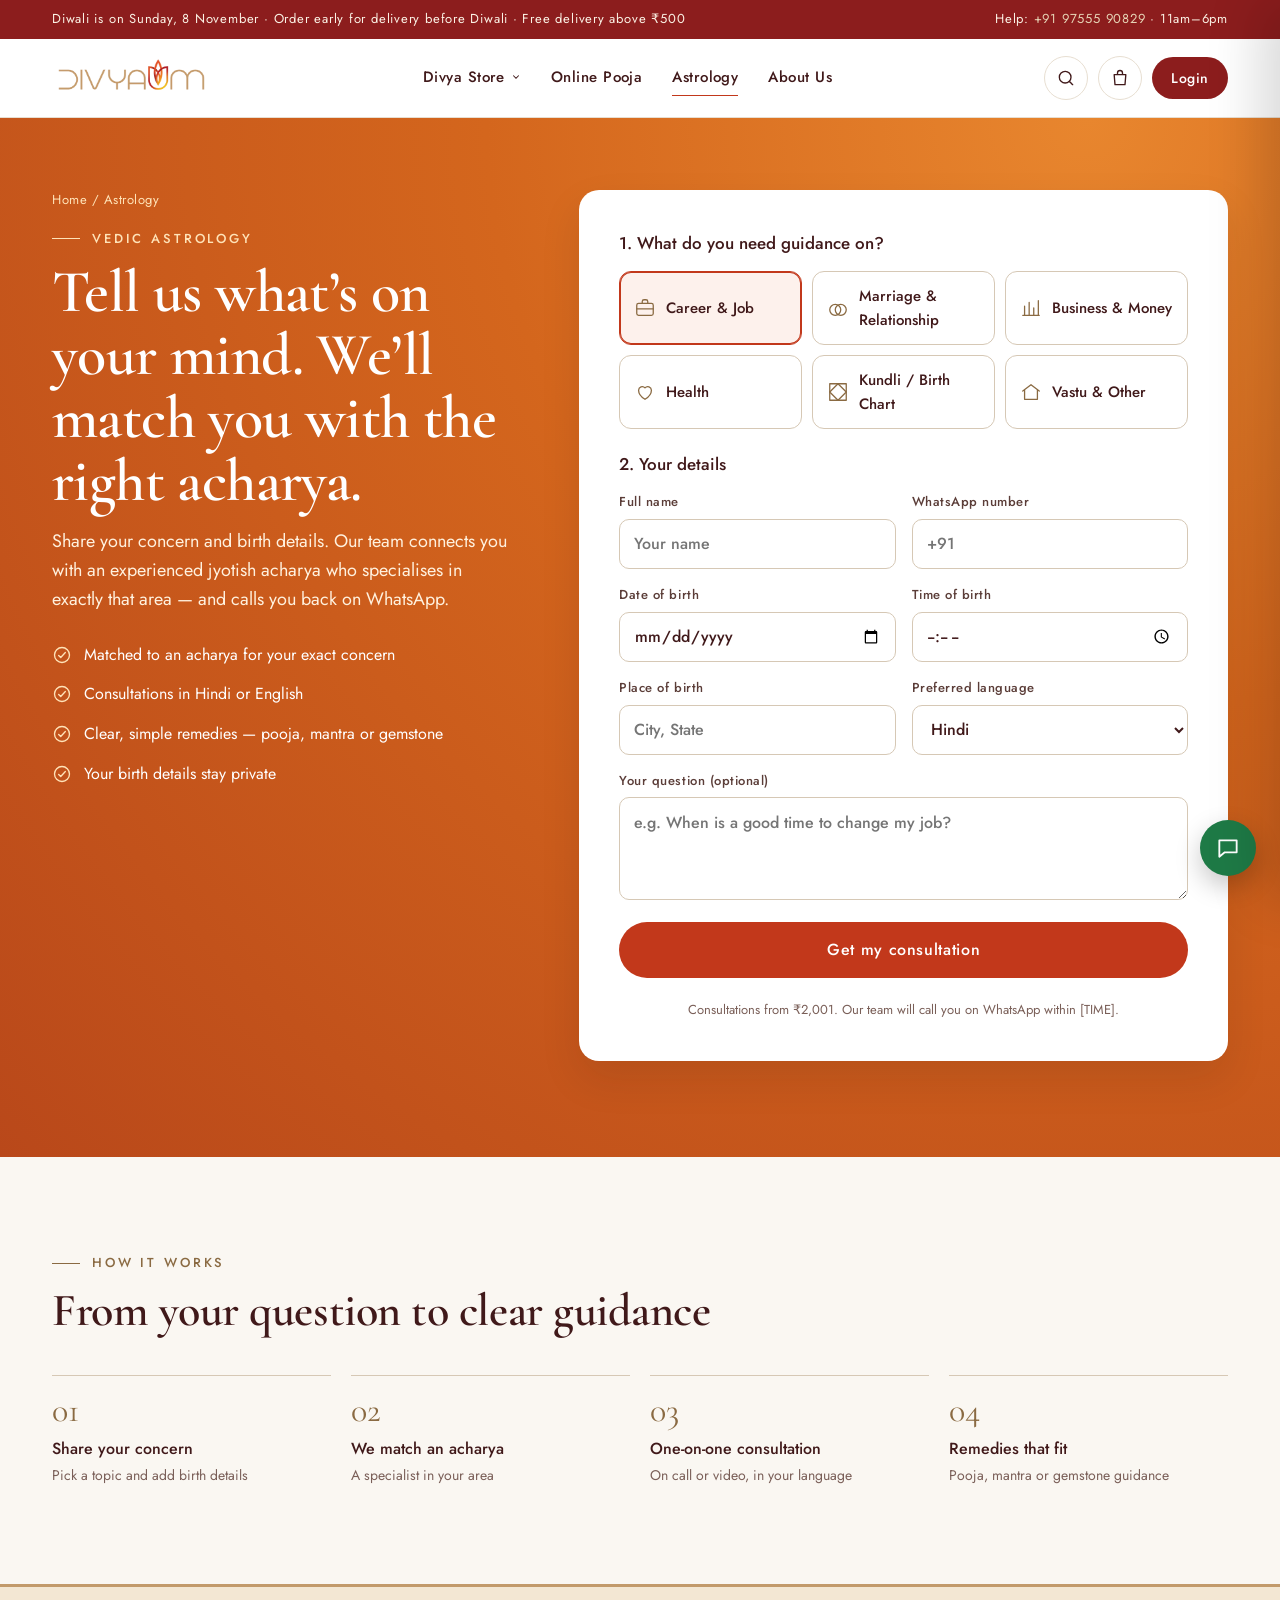
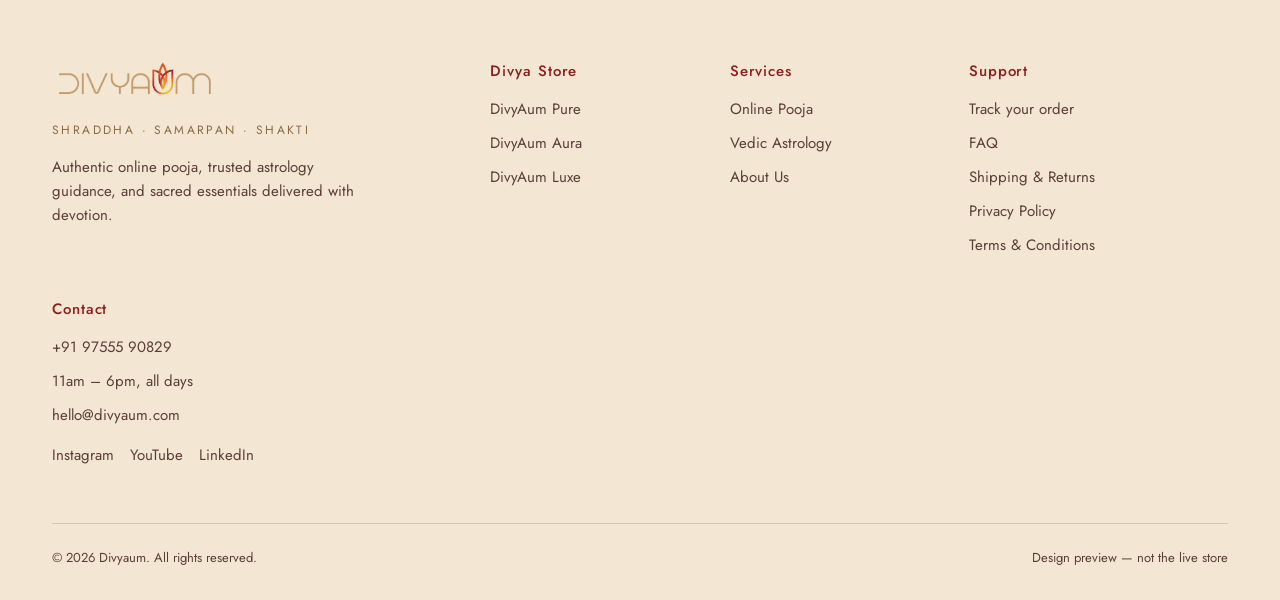
<file: astrology.html>
<!doctype html>
<html lang="en">
<head>
<meta charset="utf-8">
<meta name="viewport" content="width=device-width, initial-scale=1">
<meta name="robots" content="noindex, nofollow">
<title>Vedic Astrology — Divyaum</title>
<link rel="icon" href="assets/logo.png">
<link rel="preconnect" href="https://fonts.googleapis.com">
<link rel="preconnect" href="https://fonts.gstatic.com" crossorigin>
<link href="https://fonts.googleapis.com/css2?family=Cormorant+Garamond:wght@500;600;700&family=Jost:wght@400;500;600&display=swap" rel="stylesheet">
<link rel="stylesheet" href="css/site.css?v=14">
</head>
<body data-page="astrology">
<div id="site-header"></div>

<main>
<section class="sec dark" style="padding-top:72px"><div class="wrap split">
<div>
<div class="crumbs"><a href="index.html">Home</a> / Astrology</div>
<div class="eyebrow">Vedic Astrology</div>
<h1>Tell us what’s on your mind. We’ll match you with the right acharya.</h1>
<p class="lead">Share your concern and birth details. Our team connects you with an experienced jyotish acharya who specialises in exactly that area — and calls you back on WhatsApp.</p>
<div class="ticks">
<div><svg class="icon" viewBox="0 0 24 24" fill="none" stroke="currentColor" stroke-width="1.6" stroke-linecap="round" stroke-linejoin="round"><circle cx="12" cy="12" r="9"/><path d="M8 12.5l2.5 2.5 5.5-6"/></svg><span>Matched to an acharya for your exact concern</span></div>
<div><svg class="icon" viewBox="0 0 24 24" fill="none" stroke="currentColor" stroke-width="1.6" stroke-linecap="round" stroke-linejoin="round"><circle cx="12" cy="12" r="9"/><path d="M8 12.5l2.5 2.5 5.5-6"/></svg><span>Consultations in Hindi or English</span></div>
<div><svg class="icon" viewBox="0 0 24 24" fill="none" stroke="currentColor" stroke-width="1.6" stroke-linecap="round" stroke-linejoin="round"><circle cx="12" cy="12" r="9"/><path d="M8 12.5l2.5 2.5 5.5-6"/></svg><span>Clear, simple remedies — pooja, mantra or gemstone</span></div>
<div><svg class="icon" viewBox="0 0 24 24" fill="none" stroke="currentColor" stroke-width="1.6" stroke-linecap="round" stroke-linejoin="round"><circle cx="12" cy="12" r="9"/><path d="M8 12.5l2.5 2.5 5.5-6"/></svg><span>Your birth details stay private</span></div>
</div>
</div>

<form class="form-card" id="astroForm" novalidate>
<fieldset>
<legend>1. What do you need guidance on?</legend>
<div class="topics" id="topics">
<button type="button" class="topic" data-t="career" aria-pressed="true"><svg viewBox="0 0 24 24" fill="none" stroke="currentColor" stroke-width="1.4" stroke-linecap="round" stroke-linejoin="round"><rect x="3" y="7" width="18" height="13" rx="2"/><path d="M9 7V5a2 2 0 0 1 2-2h2a2 2 0 0 1 2 2v2M3 13h18"/></svg>Career &amp; Job</button>
<button type="button" class="topic" data-t="marriage" aria-pressed="false"><svg viewBox="0 0 24 24" fill="none" stroke="currentColor" stroke-width="1.4" stroke-linecap="round" stroke-linejoin="round"><circle cx="9" cy="14" r="6"/><circle cx="15" cy="14" r="6"/></svg>Marriage &amp; Relationship</button>
<button type="button" class="topic" data-t="business" aria-pressed="false"><svg viewBox="0 0 24 24" fill="none" stroke="currentColor" stroke-width="1.4" stroke-linecap="round" stroke-linejoin="round"><path d="M3 20h18M5 20V10M10 20V6M15 20v-8M20 20V4"/></svg>Business &amp; Money</button>
<button type="button" class="topic" data-t="health" aria-pressed="false"><svg viewBox="0 0 24 24" fill="none" stroke="currentColor" stroke-width="1.4" stroke-linecap="round" stroke-linejoin="round"><path d="M12 20s-7-4.5-7-10a4 4 0 0 1 7-2.5A4 4 0 0 1 19 10c0 5.5-7 10-7 10z"/></svg>Health</button>
<button type="button" class="topic" data-t="kundli" aria-pressed="false"><svg viewBox="0 0 24 24" fill="none" stroke="currentColor" stroke-width="1.4" stroke-linecap="round" stroke-linejoin="round"><rect x="3" y="3" width="18" height="18"/><path d="M12 3l9 9-9 9-9-9z"/></svg>Kundli / Birth Chart</button>
<button type="button" class="topic" data-t="vastu" aria-pressed="false"><svg viewBox="0 0 24 24" fill="none" stroke="currentColor" stroke-width="1.4" stroke-linecap="round" stroke-linejoin="round"><path d="M3 11l9-7 9 7"/><path d="M5 10v10h14V10"/></svg>Vastu &amp; Other</button>
</div>
</fieldset>
<fieldset>
<legend>2. Your details</legend>
<div class="fields">
<label class="f">Full name<input type="text" name="name" placeholder="Your name" autocomplete="name"></label>
<label class="f">WhatsApp number<input type="tel" name="phone" placeholder="+91" autocomplete="tel"></label>
<label class="f">Date of birth<input type="date" name="dob"></label>
<label class="f">Time of birth<input type="time" name="tob"></label>
<label class="f">Place of birth<input type="text" name="pob" placeholder="City, State"></label>
<label class="f">Preferred language<select name="lang"><option>Hindi</option><option>English</option></select></label>
<label class="f full">Your question (optional)<textarea rows="3" name="q" placeholder="e.g. When is a good time to change my job?"></textarea></label>
</div>
</fieldset>
<button type="submit" class="btn btn-primary btn-lg">Get my consultation</button>
<div class="form-ok" id="formOk" role="status">Thank you — our team will contact you on WhatsApp shortly. (Design preview: nothing has been sent.)</div>
<div class="form-note">Consultations from ₹2,001. Our team will call you on WhatsApp within [TIME].</div>
</form>
</div></section>

<section class="sec"><div class="wrap">
<div class="sec-head"><div><div class="eyebrow">How it works</div><h2>From your question to clear guidance</h2></div></div>
<div class="steps" style="grid-template-columns:repeat(4,minmax(0,1fr))">
<div class="step"><div class="n">01</div><b>Share your concern</b><span>Pick a topic and add birth details</span></div>
<div class="step"><div class="n">02</div><b>We match an acharya</b><span>A specialist in your area</span></div>
<div class="step"><div class="n">03</div><b>One-on-one consultation</b><span>On call or video, in your language</span></div>
<div class="step"><div class="n">04</div><b>Remedies that fit</b><span>Pooja, mantra or gemstone guidance</span></div>
</div>
</div></section>
</main>

<div id="site-footer"></div>
<script src="js/site.js?v=14"></script>
<script>
(function(){
  var t = new URLSearchParams(location.search).get("t");
  if (t) document.querySelectorAll("#topics .topic").forEach(function(b){ b.setAttribute("aria-pressed", b.dataset.t===t ? "true" : "false"); });
})();
</script>
</body>
</html>
</file>
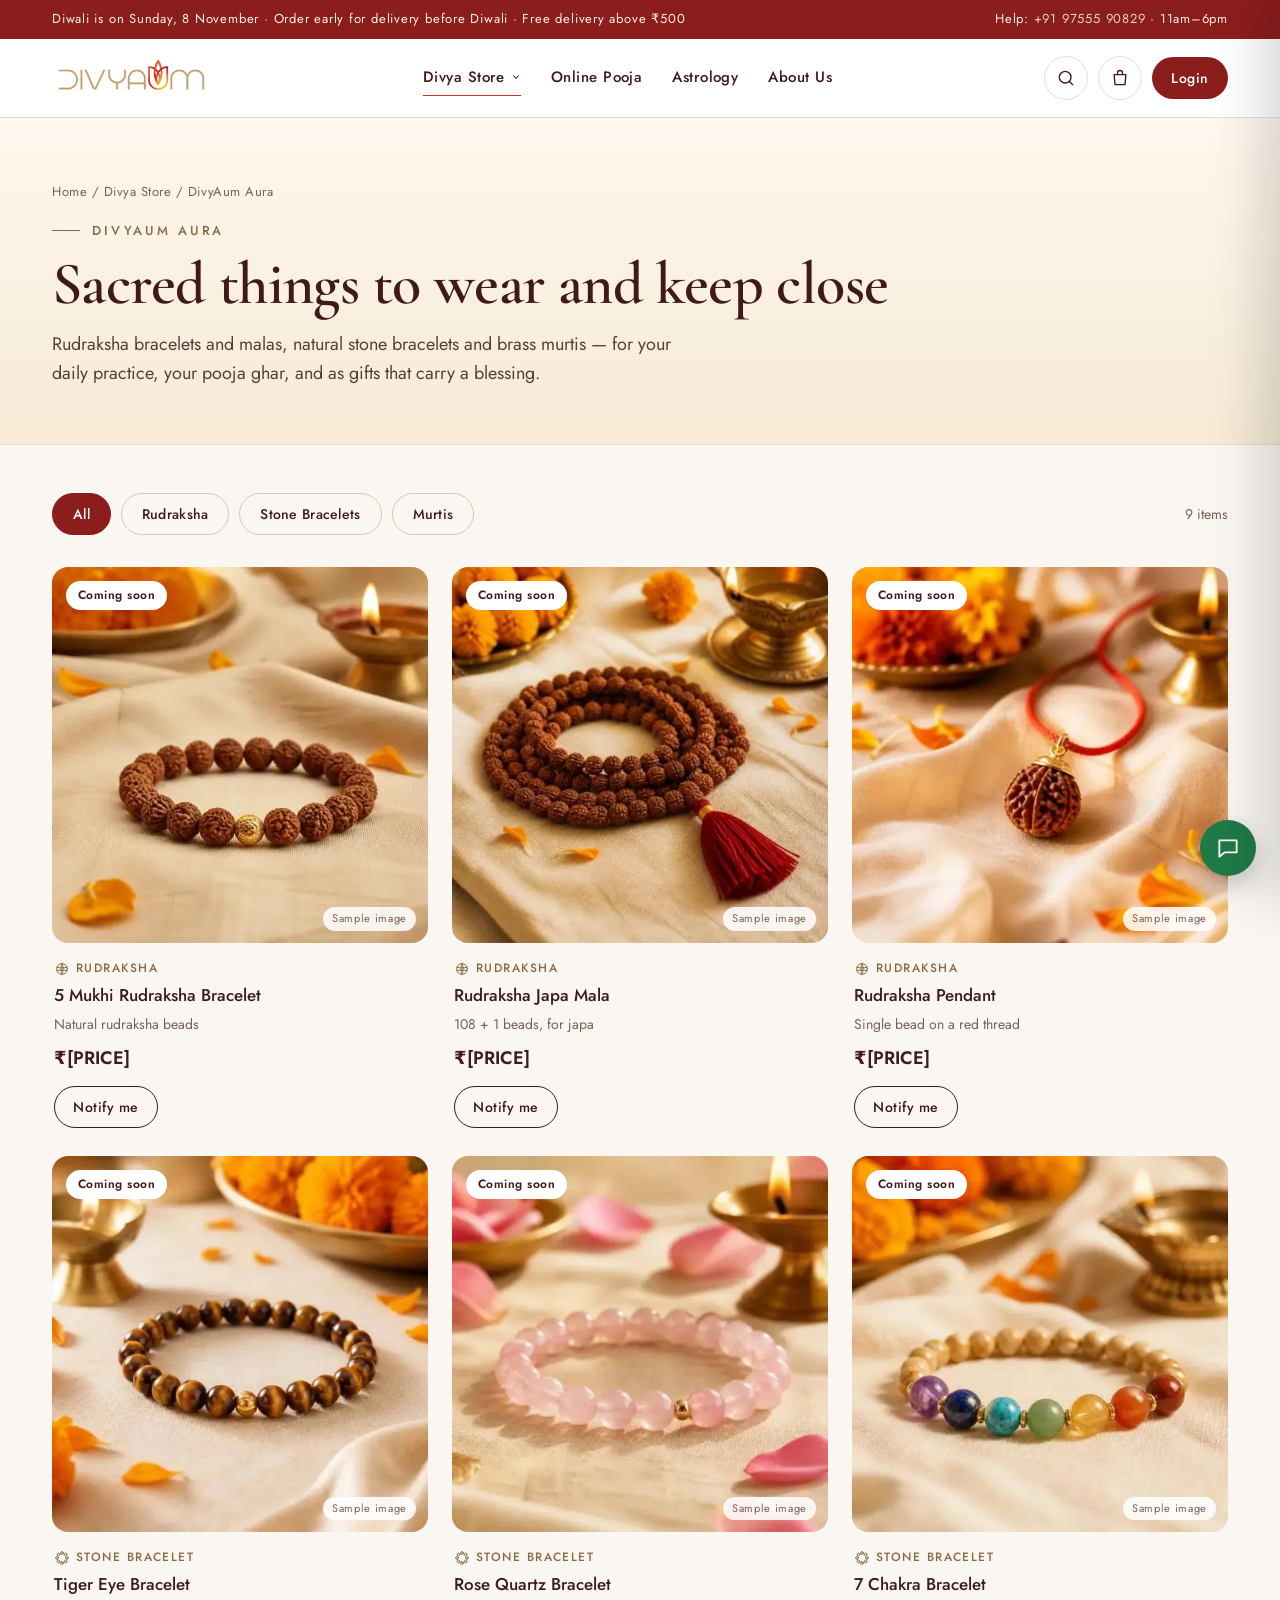
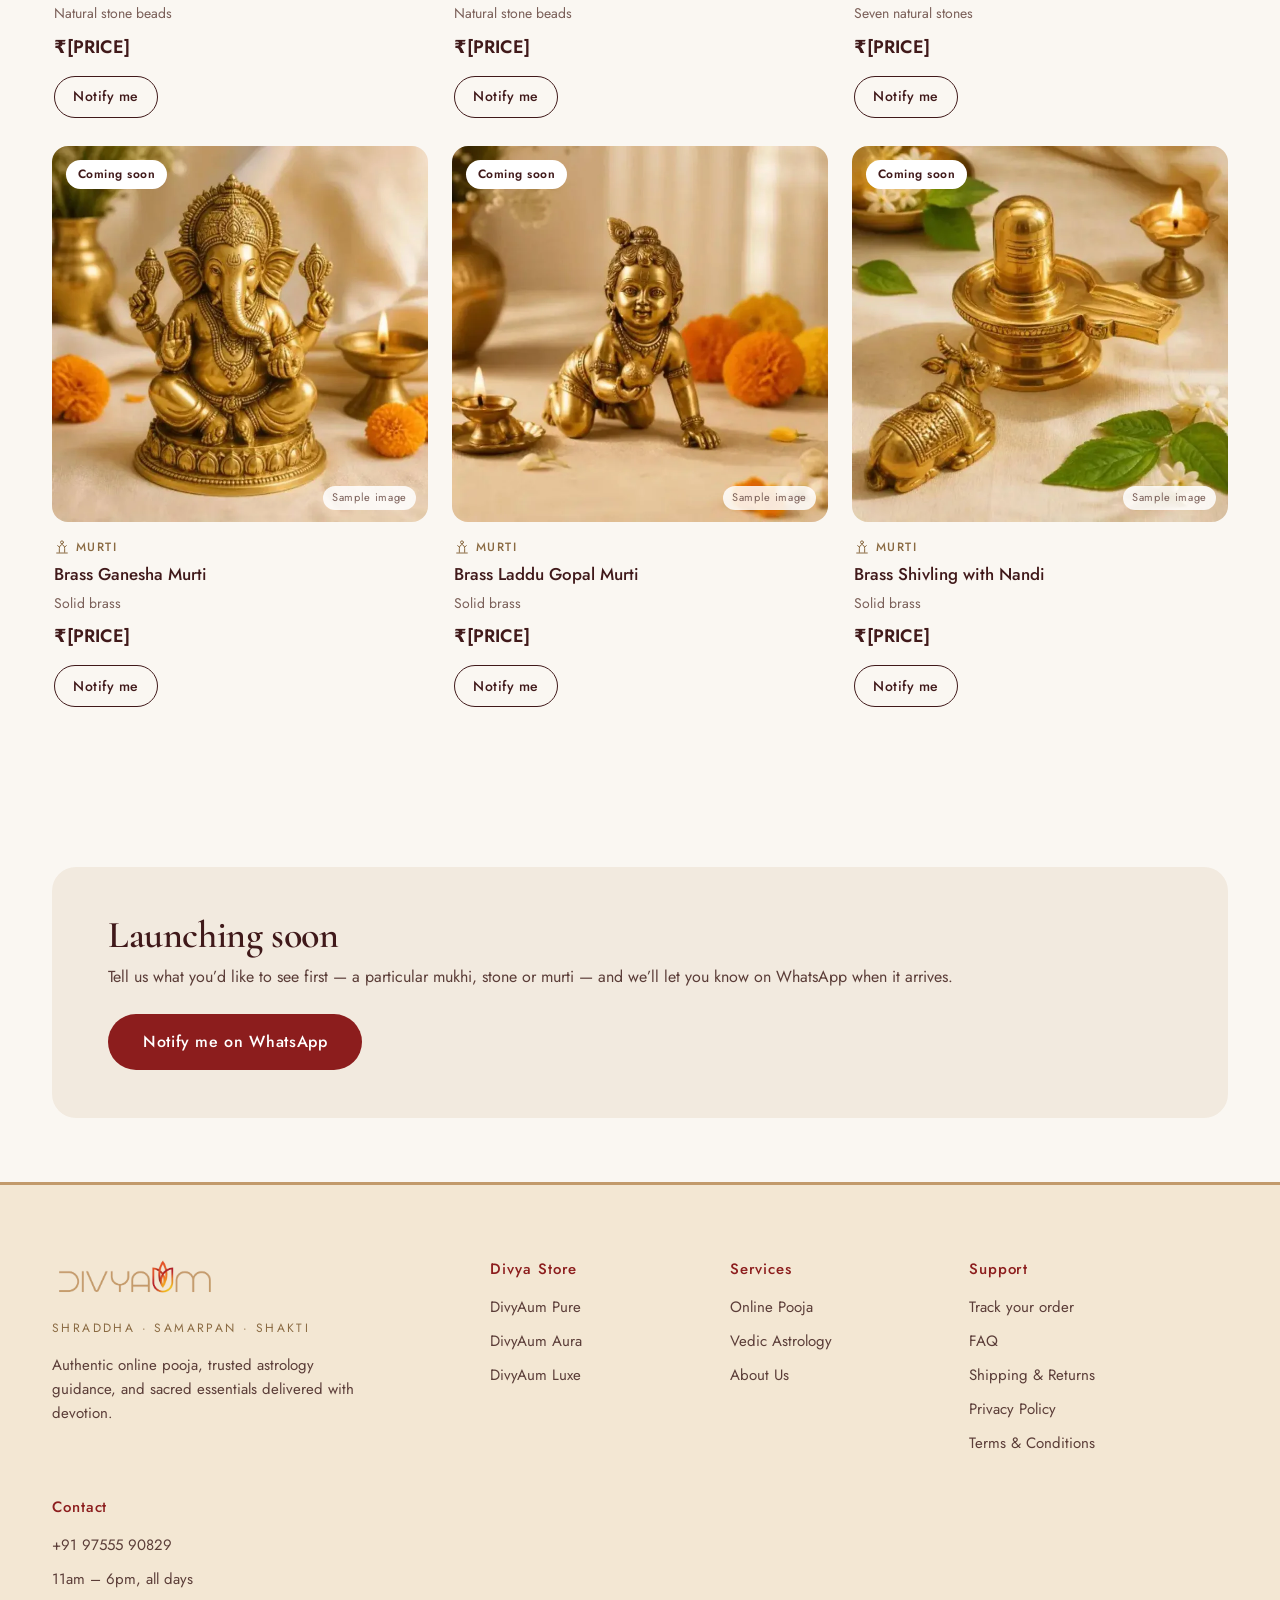
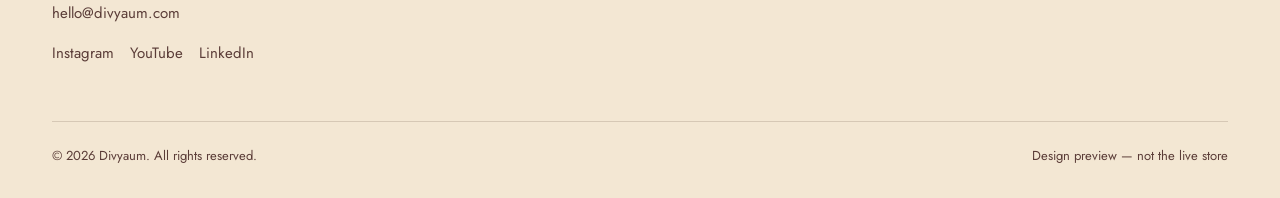
<file: aura.html>
<!doctype html>
<html lang="en">
<head>
<meta charset="utf-8">
<meta name="viewport" content="width=device-width, initial-scale=1">
<meta name="robots" content="noindex, nofollow">
<title>DivyAum Aura — Rudraksha, Stone Bracelets &amp; Murtis</title>
<link rel="icon" href="assets/logo.png">
<link rel="preconnect" href="https://fonts.googleapis.com">
<link rel="preconnect" href="https://fonts.gstatic.com" crossorigin>
<link href="https://fonts.googleapis.com/css2?family=Cormorant+Garamond:wght@500;600;700&family=Jost:wght@400;500;600&display=swap" rel="stylesheet">
<link rel="stylesheet" href="css/site.css?v=14">
</head>
<body data-page="aura">
<div id="site-header"></div>

<main>
<section class="page-hero aura-sec" style="border-top:none"><div class="wrap">
<div class="crumbs"><a href="index.html">Home</a> / <a href="store.html">Divya Store</a> / DivyAum Aura</div>
<div class="eyebrow">DivyAum Aura</div>
<h1>Sacred things to wear and keep close</h1>
<p class="lead">Rudraksha bracelets and malas, natural stone bracelets and brass murtis — for your daily practice, your pooja ghar, and as gifts that carry a blessing.</p>
</div></section>

<section class="sec" style="padding-top:48px"><div class="wrap">
<div class="toolbar">
<div class="chips" data-target="auraGrid" id="auraChips" data-noun="item">
<button type="button" class="chip on" data-f="all">All</button>
<button type="button" class="chip" data-f="rudraksha">Rudraksha</button>
<button type="button" class="chip" data-f="stone">Stone Bracelets</button>
<button type="button" class="chip" data-f="murti">Murtis</button>
</div>
<span class="count" id="auraGridCount"></span>
</div>
<div class="grid grid-3" id="auraGrid"></div>
</div></section>

<section class="sec-tight"><div class="wrap">
<div class="help">
<div><h2>Launching soon</h2><p>Tell us what you’d like to see first — a particular mukhi, stone or murti — and we’ll let you know on WhatsApp when it arrives.</p></div>
<a href="https://wa.me/919755590829?text=Namaste%2C%20please%20notify%20me%20when%20DivyAum%20Aura%20launches." class="btn btn-dark btn-lg" target="_blank" rel="noopener">Notify me on WhatsApp</a>
</div>
</div></section>
</main>

<div id="site-footer"></div>
<script src="js/site.js?v=14"></script>
<script>
document.getElementById("auraGrid").innerHTML = DV.aura.map(DV.auraCard).join("");
var c = new URLSearchParams(location.search).get("c");
if (c) document.querySelectorAll("#auraChips .chip").forEach(function(x){ x.classList.toggle("on", x.dataset.f === c); });
</script>
</body>
</html>
</file>
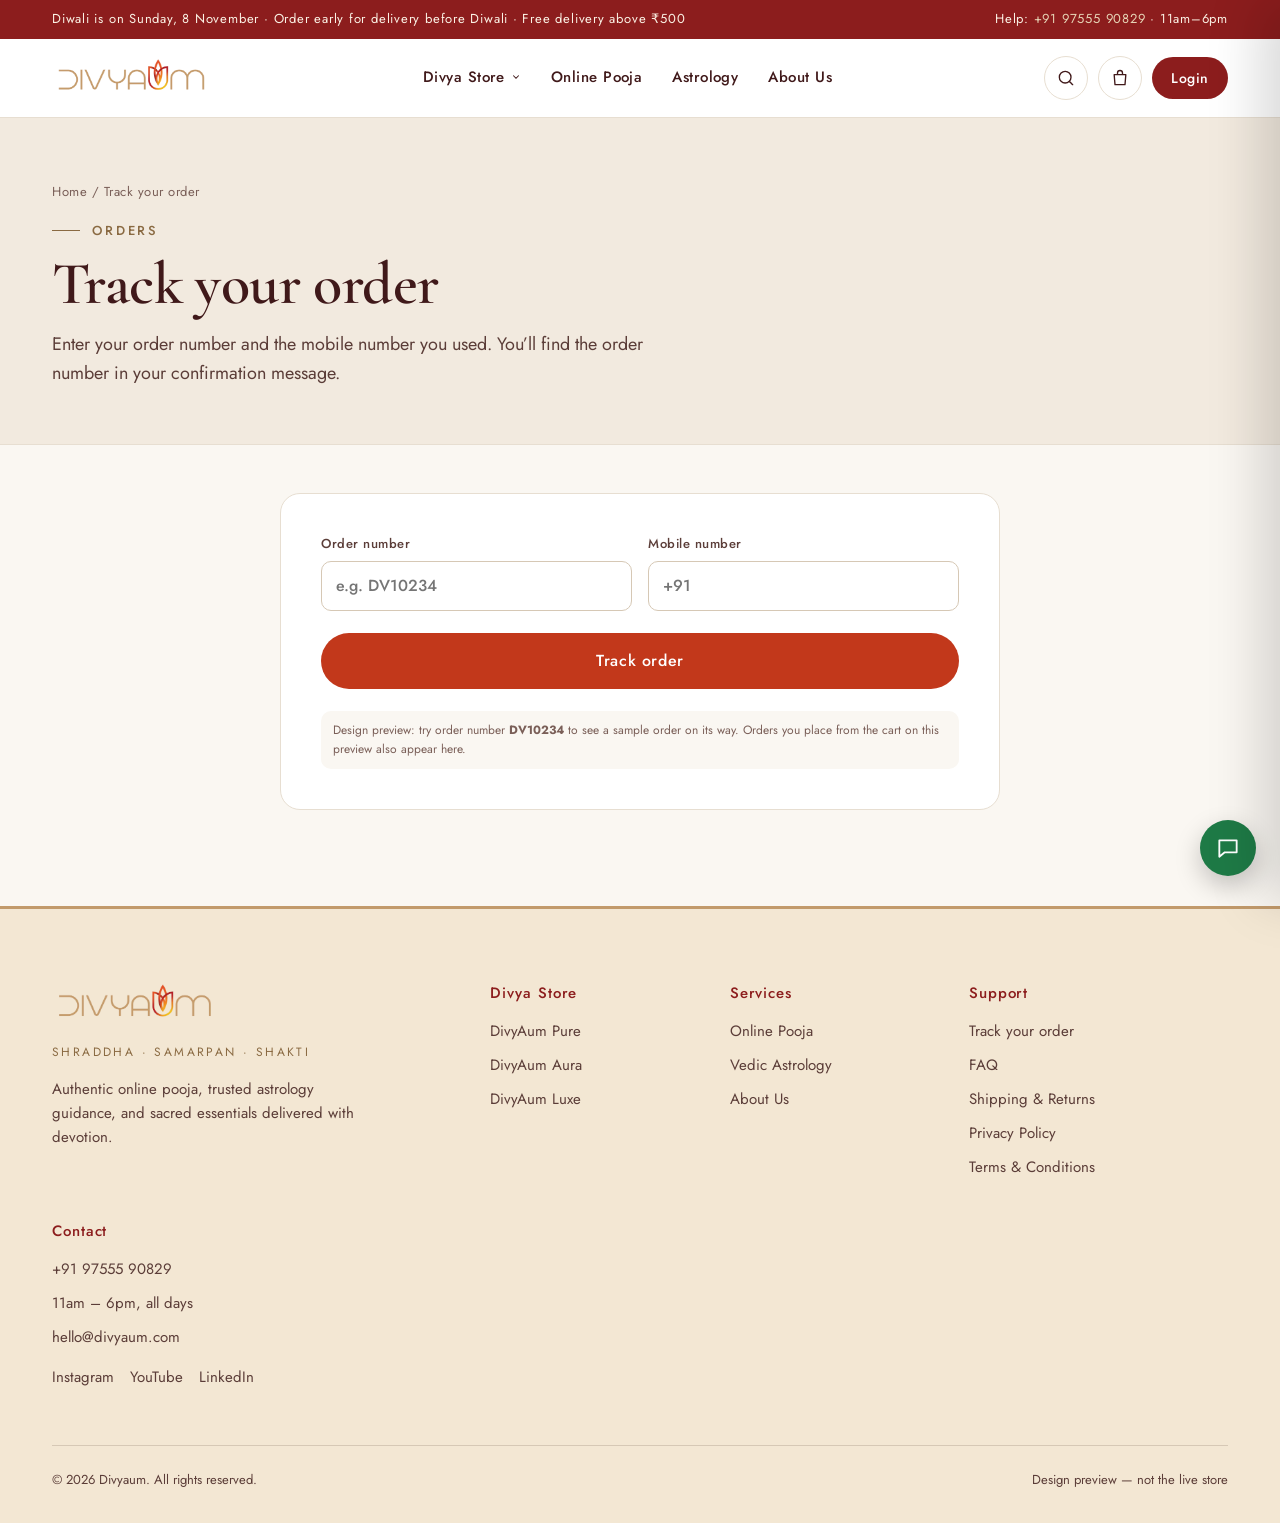
<file: track.html>
<!doctype html>
<html lang="en">
<head>
<meta charset="utf-8">
<meta name="viewport" content="width=device-width, initial-scale=1">
<meta name="robots" content="noindex, nofollow">
<title>Track your order — Divyaum</title>
<link rel="icon" href="assets/logo.png">
<link rel="preconnect" href="https://fonts.googleapis.com">
<link rel="preconnect" href="https://fonts.gstatic.com" crossorigin>
<link href="https://fonts.googleapis.com/css2?family=Cormorant+Garamond:wght@500;600;700&family=Jost:wght@400;500;600&display=swap" rel="stylesheet">
<link rel="stylesheet" href="css/site.css?v=14">
</head>
<body data-page="track">
<div id="site-header"></div>

<main>
<section class="page-hero"><div class="wrap">
<div class="crumbs"><a href="index.html">Home</a> / Track your order</div>
<div class="eyebrow">Orders</div>
<h1>Track your order</h1>
<p class="lead">Enter your order number and the mobile number you used. You’ll find the order number in your confirmation message.</p>
</div></section>

<section class="sec" style="padding-top:48px"><div class="wrap"><div class="track-box">
<div id="placed"></div>
<form class="form-card" id="trackForm" style="box-shadow:none;border:1px solid var(--line)">
<div class="fields">
<label class="f">Order number<input id="tOrder" type="text" placeholder="e.g. DV10234" autocomplete="off"></label>
<label class="f">Mobile number<input id="tPhone" type="tel" placeholder="+91" autocomplete="tel"></label>
</div>
<button type="submit" class="btn btn-primary btn-lg">Track order</button>
<div class="demo-note">Design preview: try order number <b>DV10234</b> to see a sample order on its way. Orders you place from the cart on this preview also appear here.</div>
</form>
<div id="result"></div>
<div id="myOrders"></div>
</div></div></section>
</main>

<div id="site-footer"></div>
<script src="js/site.js?v=14"></script>
<script>
(function(){
  var STEPS = [["Order placed","We’ve received your order"],["Confirmed & packed","Your order is packed with care"],["Dispatched","Handed to our courier partner"],["Out for delivery","Arriving today"],["Delivered","Delivered to your address"]];
  function orders(){ try { return JSON.parse(localStorage.getItem("dv_orders") || "[]"); } catch(e){ return []; } }
  var sample = { id:"DV10234", date:new Date(Date.now()-3*864e5).toISOString(), status:3, courier:"[COURIER]", awb:"[AWB NUMBER]",
    items:[{id:"sampoorna",qty:1},{id:"cones-guggul",qty:2}] };
  sample.items.forEach(function(i){ var p=DV.find(i.id); i.name=p.name; i.price=p.price; i.file=p.file; });
  sample.total = sample.items.reduce(function(t,i){ return t+i.price*i.qty; },0);
  function find(id){ id=(id||"").trim().toUpperCase(); if(id===sample.id) return sample; return orders().filter(function(o){ return o.id===id; })[0]; }
  var fmt = function(d){ return new Date(d).toLocaleDateString("en-IN",{day:"numeric",month:"short",year:"numeric"}); };
  function show(o){
    var r=document.getElementById("result");
    if(!o){ r.innerHTML='<div class="order-card"><b>We couldn’t find that order.</b><p style="color:var(--muted);margin:6px 0 0">Please check the number, or <a href="https://wa.me/919755590829" target="_blank" rel="noopener">message us on WhatsApp</a>.</p></div>'; return; }
    var eta=new Date(new Date(o.date).getTime()+7*864e5);
    r.innerHTML='<div class="order-card"><div class="order-head"><div><div class="from">Order</div><b style="font-size:20px">'+o.id+'</b></div><div><div class="from">Placed on</div><b>'+fmt(o.date)+'</b></div><div><div class="from">Expected by</div><b>'+fmt(eta)+'</b></div><div><div class="from">Total</div><b>'+DV.inr(o.total)+'</b></div></div>'+
      '<div class="order-items">'+o.items.map(function(i){ return '<div><img src="'+DV.img(i.file,128)+'" alt=""><span>'+i.name+' × '+i.qty+'</span><b style="margin-left:auto">'+DV.inr(i.price*i.qty)+'</b></div>'; }).join("")+'</div>'+
      '<ul class="timeline">'+STEPS.map(function(s,k){ var cls=k<o.status?"done":(k===o.status?"now":""); return '<li class="'+cls+'"><span class="dot">'+(k<o.status?'<svg width="14" height="14" viewBox="0 0 24 24" fill="none" stroke="currentColor" stroke-width="3" stroke-linecap="round" stroke-linejoin="round"><path d="M5 12.5l4.5 4.5L19 7"/></svg>':"")+'</span><b>'+s[0]+'</b><span>'+s[1]+(k===2&&o.courier&&k<o.status?' · '+o.courier+' '+o.awb:"")+'</span></li>'; }).join("")+'</ul>'+
      '<div style="display:flex;flex-wrap:wrap;gap:10px"><a class="btn btn-outline btn-sm" href="https://wa.me/919755590829?text='+encodeURIComponent("Namaste, I need help with order "+o.id)+'" target="_blank" rel="noopener">Need help? WhatsApp us</a></div></div>';
    r.scrollIntoView({behavior:"smooth",block:"start"});
  }
  var q=new URLSearchParams(location.search);
  if(q.get("new")){ document.getElementById("placed").innerHTML='<div class="order-card" style="margin:0 0 24px;background:#EAF3ED;border-color:#CFE3D6"><b style="font-size:18px">Thank you — your order is placed.</b><p style="margin:6px 0 0;color:var(--body)">Order number <b>'+q.get("order")+'</b>. (Design preview: no payment was taken and nothing will be shipped.)</p></div>'; }
  if(q.get("order")){ document.getElementById("tOrder").value=q.get("order"); show(find(q.get("order"))); }
  document.getElementById("trackForm").addEventListener("submit",function(e){ e.preventDefault(); show(find(document.getElementById("tOrder").value)); });
  var mine=orders(); if(mine.length) document.getElementById("myOrders").innerHTML='<h2 style="font-size:32px;margin-top:48px">Your recent orders</h2>'+mine.slice(0,5).map(function(o){ return '<a class="order-card" style="display:flex;justify-content:space-between;text-decoration:none;color:var(--ink);padding:18px 22px;margin-top:12px" href="track.html?order='+o.id+'"><b>'+o.id+'</b><span>'+fmt(o.date)+' · '+DV.inr(o.total)+'</span></a>'; }).join("");
})();
</script>
</body>
</html>
</file>
<file: css/site.css>
/* Divyaum — design tokens drawn from the logo:
   champagne letters #C29A6B, flame orange #E2521F, flame red #B31C1F */
:root{
  --ivory:#FAF7F2; --white:#FFFFFF; --sand:#F2EADF; --sand-2:#E9DDCB;
  --ink:#40191A; --body:#5B3D38; --muted:#7A5F58;
  --line:#E7DED1; --line-2:#D6C8B5;
  --gold:#C29A6B; --gold-deep:#8A6A42; --gold-soft:#E6D3B5;
  --flame:#C2381B; --flame-hover:#A32E15; --flame-bright:#E2521F;
  --kumkum:#8C1D1D; --kumkum-2:#9C2A25; --kumkum-3:#B5463C; --haldi:#F1DFBF; --haldi-2:#F8EBD4;
  --on-dark:#FBF1E4; --on-dark-muted:#EAD9C8;
  --green:#2F6B47;
  --serif:'Cormorant Garamond', 'Times New Roman', serif;
  --sans:'Jost', system-ui, -apple-system, sans-serif;
  --radius:16px; --shadow:0 18px 40px rgba(28,23,20,.10);
}
*{box-sizing:border-box}
html{scroll-behavior:smooth}
body{margin:0;background:var(--ivory);color:var(--ink);font-family:var(--sans);font-size:16px;line-height:1.6;font-weight:400;-webkit-font-smoothing:antialiased}
img{max-width:100%;display:block}
a{color:var(--flame)}a:hover{color:var(--flame-hover)}
button,input,select,textarea{font:inherit;color:inherit}
:focus-visible{outline:2px solid var(--flame);outline-offset:2px}
.wrap{max-width:1240px;margin:0 auto;padding:0 32px}
.sec{padding:96px 0}
.sec-tight{padding:64px 0}
h1,h2,h3{font-family:var(--serif);font-weight:600;margin:0;letter-spacing:-.01em}
h1{font-size:60px;line-height:1.05}
h2{font-size:46px;line-height:1.08}
h3{font-size:26px;line-height:1.2}
.eyebrow{font-size:13px;font-weight:500;letter-spacing:.22em;text-transform:uppercase;color:var(--gold-deep);display:flex;align-items:center;gap:12px;margin-bottom:12px}
.eyebrow::before{content:"";width:28px;height:1px;background:currentColor}
.lead{font-size:18px;color:var(--body);max-width:620px;margin:14px 0 0}
.sec-head{display:flex;flex-wrap:wrap;align-items:flex-end;justify-content:space-between;gap:20px;margin-bottom:40px}
.text-link{font-weight:500;text-decoration:none;color:var(--ink);border-bottom:1px solid var(--gold);padding-bottom:2px;letter-spacing:.02em}
.text-link:hover{color:var(--flame);border-color:var(--flame)}

/* buttons */
.btn{display:inline-flex;align-items:center;justify-content:center;gap:10px;height:50px;padding:0 28px;border-radius:999px;font-weight:500;font-size:15px;letter-spacing:.04em;text-decoration:none;border:1px solid transparent;cursor:pointer;transition:background .2s,color .2s,border-color .2s,transform .2s;white-space:nowrap}
.btn:hover{transform:translateY(-1px)}
.btn-primary{background:var(--flame);color:#fff}.btn-primary:hover{background:var(--flame-hover);color:#fff}
.btn-dark{background:var(--kumkum);color:#fff}.btn-dark:hover{background:#731515;color:#fff}
.btn-outline{background:transparent;border-color:var(--ink);color:var(--ink)}.btn-outline:hover{background:var(--ink);color:#fff}
.btn-gold{background:var(--gold);color:var(--ink)}.btn-gold:hover{background:#D3AE80;color:var(--ink)}
.btn-outline-gold{background:transparent;border-color:var(--gold);color:var(--gold)}.btn-outline-gold:hover{background:var(--gold);color:var(--ink)}
.btn-lg{height:56px;padding:0 34px;font-size:16px}
.btn-sm{height:42px;padding:0 18px;font-size:14px}
.icon{width:20px;height:20px;flex-shrink:0}

/* announcement + header */
.announce{background:var(--kumkum);color:var(--on-dark);font-size:13px;letter-spacing:.06em}
.announce .wrap{display:flex;justify-content:space-between;gap:12px;padding-top:9px;padding-bottom:9px}
.announce a{color:var(--gold-soft);text-decoration:none}
header.site{background:rgba(255,255,255,.96);backdrop-filter:blur(8px);border-bottom:1px solid var(--line);position:sticky;top:0;z-index:50}
header.site .wrap{display:flex;align-items:center;gap:36px;height:78px}
.logo img{height:44px;width:auto}
nav.main{display:flex;gap:30px;flex:1;justify-content:center}
nav.main a{color:var(--ink);text-decoration:none;font-size:15px;font-weight:500;letter-spacing:.03em;padding:6px 0;border-bottom:1px solid transparent}
nav.main a:hover,nav.main a.active{border-bottom-color:var(--flame);color:var(--ink)}
.hdr-actions{display:flex;align-items:center;gap:10px}
.icon-btn{width:44px;height:44px;border-radius:50%;border:1px solid var(--line);background:#fff;display:flex;align-items:center;justify-content:center;cursor:pointer;position:relative;color:var(--ink)}
.icon-btn:hover{border-color:var(--ink)}
.cart-count{position:absolute;top:-3px;right:-3px;min-width:19px;height:19px;border-radius:10px;background:var(--flame);color:#fff;font-size:11px;font-weight:600;display:none;align-items:center;justify-content:center;padding:0 5px}
.menu-btn{display:none}

/* hero slider — full-bleed, cinematic */
.slider{position:relative;height:660px;background:var(--kumkum);overflow:hidden;color:#fff}
.slide{position:absolute;inset:0;opacity:0;visibility:hidden;transition:opacity 1.1s ease,visibility 1.1s}
.slide.on{opacity:1;visibility:visible}
.slide-bg{position:absolute;inset:0}
.slide-bg img{width:100%;height:100%;object-fit:cover;transform:scale(1.08);transition:transform 8s ease-out}
.slide.on .slide-bg img{transform:scale(1)}
.slide::after{content:"";position:absolute;inset:0;pointer-events:none;background:linear-gradient(90deg,rgba(110,20,20,.93) 0%,rgba(120,24,22,.8) 28%,rgba(130,28,24,.32) 55%,rgba(130,28,24,0) 72%),linear-gradient(0deg,rgba(110,20,20,.55) 0%,rgba(110,20,20,0) 28%)}
.slide-inner{position:relative;z-index:2;height:100%;max-width:1240px;margin:0 auto;padding:0 32px 96px;display:flex;align-items:center}
.slide-copy{max-width:560px;display:flex;flex-direction:column;gap:22px}
.slide-copy>*{opacity:0;transform:translateY(18px);transition:opacity .8s ease,transform .8s ease}
.slide.on .slide-copy>*{opacity:1;transform:none}
.slide.on .slide-copy>*:nth-child(2){transition-delay:.12s}
.slide.on .slide-copy>*:nth-child(3){transition-delay:.24s}
.slide.on .slide-copy>*:nth-child(4){transition-delay:.36s}
.slide.on .slide-copy>*:nth-child(5){transition-delay:.48s}
.slide-copy .eyebrow{color:var(--gold);margin:0}
.slide-copy h1,.slide-copy h2{font-size:68px;line-height:1.0;font-weight:500;color:#fff;letter-spacing:-.015em}
.slide-copy h1 em,.slide-copy h2 em{font-style:italic;color:var(--gold-soft)}
.slide-copy p{margin:0;font-size:18px;line-height:1.6;color:#D9CFC3;max-width:470px}
.slide-price{display:flex;align-items:baseline;gap:12px;font-size:15px;color:#BDB1A3}
.slide-price b{font-family:var(--serif);font-size:34px;font-weight:600;color:#fff}
.slide-price s{opacity:.75}
.slide-price .save{padding:3px 10px;border:1px solid rgba(194,154,107,.6);border-radius:999px;color:var(--gold-soft);font-size:13px;letter-spacing:.04em}
.slide-ctas{display:flex;flex-wrap:wrap;gap:12px;margin-top:4px}
.slider-ui{position:absolute;left:0;right:0;bottom:40px;z-index:3}
.slider-ui .wrap{display:flex;align-items:center;gap:28px}
.counter{font-family:var(--serif);font-size:22px;color:var(--gold);letter-spacing:.04em;min-width:76px}
.counter span{color:rgba(255,255,255,.45);font-size:16px}
.bars{display:flex;gap:10px;flex:1}
.bar{position:relative;width:64px;height:2px;padding:0;border:none;background:rgba(255,255,255,.22);cursor:pointer;overflow:hidden}
.bar::before{content:"";position:absolute;left:0;right:0;top:-10px;bottom:-10px}
.bar i{position:absolute;inset:0;background:var(--gold);transform:scaleX(0);transform-origin:left}
.bar.on i{animation:barfill 6.5s linear forwards}
.slider:hover .bar.on i{animation-play-state:paused}
.bar.done i{transform:scaleX(1);opacity:.5}
@keyframes barfill{to{transform:scaleX(1)}}
.arrows{display:flex;gap:10px}
.arrow{width:48px;height:48px;border-radius:50%;border:1px solid rgba(255,255,255,.3);background:rgba(110,20,20,.3);color:#fff;display:flex;align-items:center;justify-content:center;cursor:pointer;transition:background .2s,border-color .2s}
.arrow:hover{background:#fff;color:var(--ink);border-color:#fff}
.zodiac-bg{background:radial-gradient(circle at 72% 50%,#A8302A 0%,#8C1D1D 50%,#6E1515 85%)}
.slide.no-scrim::after{display:none}
.zodiac-bg svg{position:absolute;right:8%;top:50%;transform:translateY(-50%);width:560px;height:560px;opacity:.95;animation:spin 120s linear infinite}
@keyframes spin{to{transform:translateY(-50%) rotate(360deg)}}
@media (prefers-reduced-motion:reduce){.slide-bg img,.zodiac-bg svg,.bar.on i{animation:none;transition:none;transform:none}}

/* trust bar */
.trustbar{background:#fff;border-bottom:1px solid var(--line)}
.trustbar .wrap{display:flex;flex-wrap:wrap;justify-content:space-between;align-items:center;gap:20px 32px;padding-top:24px;padding-bottom:24px}
.trustbar div{display:flex;align-items:center;gap:12px;font-size:14px;font-weight:500;letter-spacing:.02em}
.trustbar svg{color:var(--gold-deep)}

/* chips */
.chips{display:flex;flex-wrap:wrap;gap:10px;margin-bottom:32px}
.chip{height:42px;padding:0 20px;border-radius:999px;border:1px solid var(--line-2);background:transparent;font-size:14px;font-weight:500;letter-spacing:.02em;cursor:pointer;color:var(--ink)}
.chip:hover{border-color:var(--ink)}
.chip.on{background:var(--kumkum);border-color:var(--kumkum);color:#fff}

/* product cards */
.grid{display:grid;gap:28px 24px}
.grid-4{grid-template-columns:repeat(4,minmax(0,1fr))}
.grid-3{grid-template-columns:repeat(3,minmax(0,1fr))}
.card{display:flex;flex-direction:column;background:transparent;text-decoration:none;color:var(--ink)}
.card-media{position:relative;aspect-ratio:1/1;background:var(--sand);border-radius:var(--radius);overflow:hidden}
.card-media img{width:100%;height:100%;object-fit:cover;transition:transform .6s ease}
.card:hover .card-media img{transform:scale(1.05)}
.tag{position:absolute;top:14px;left:14px;padding:5px 12px;border-radius:999px;background:#fff;color:var(--ink);font-size:12px;font-weight:600;letter-spacing:.04em}
.tag-flame{background:var(--flame);color:#fff}
.quick-add{position:absolute;left:14px;right:14px;bottom:14px;opacity:0;transform:translateY(8px);transition:all .25s}
.card:hover .quick-add,.quick-add:focus-visible{opacity:1;transform:none}
.quick-add .btn{width:100%;height:46px}
.card-body{padding:16px 2px 0;display:flex;flex-direction:column;gap:6px}
.kind{display:inline-flex;align-items:center;gap:6px;font-size:12px;font-weight:500;letter-spacing:.12em;text-transform:uppercase;color:var(--gold-deep)}
.kind svg{width:16px;height:16px}
.card-title{font-size:17px;font-weight:500;line-height:1.35}
.card-sub{font-size:14px;color:var(--muted)}
.prices{display:flex;align-items:baseline;gap:10px;margin-top:2px}
.price{font-size:18px;font-weight:600}
.mrp{font-size:14px;color:var(--muted);text-decoration:line-through}
.off{font-size:13px;color:var(--green);font-weight:600}
.added{background:var(--green)!important}

/* purity strip */
.purity{display:grid;grid-template-columns:repeat(4,minmax(0,1fr));gap:20px;margin-top:48px;padding:28px 32px;border:1px solid var(--line);border-radius:var(--radius);background:#fff}
.purity div{display:flex;align-items:center;gap:12px;font-size:15px;font-weight:500}
.purity svg{color:var(--green)}

/* pooja cards */
.pj{display:flex;flex-direction:column;background:#fff;border:1px solid var(--line);border-radius:var(--radius);overflow:hidden;text-decoration:none;color:var(--ink);transition:box-shadow .25s,transform .25s}
.pj:hover{box-shadow:var(--shadow);transform:translateY(-3px)}
.pj-media{aspect-ratio:16/10;overflow:hidden;background:var(--sand);position:relative}
.pj-media img{width:100%;height:100%;object-fit:cover}
.pj-body{padding:22px;display:flex;flex-direction:column;gap:8px;flex:1}
.pj-meta{font-size:13px;color:var(--muted);display:flex;gap:14px;flex-wrap:wrap}
.pj-name{font-family:var(--serif);font-size:26px;font-weight:600;line-height:1.15}
.pj-ben{font-size:15px;color:var(--body);flex:1}
.pj-foot{display:flex;align-items:center;justify-content:space-between;border-top:1px solid var(--line);padding-top:14px;margin-top:6px}
.from{font-size:12px;color:var(--muted);letter-spacing:.08em;text-transform:uppercase}

/* steps */
.steps{display:grid;grid-template-columns:repeat(5,minmax(0,1fr));gap:20px;counter-reset:s}
.step{border-top:1px solid var(--line-2);padding-top:18px}
.step .n{font-family:var(--serif);font-size:34px;color:var(--gold-deep);line-height:1}
.step b{display:block;margin-top:8px;font-weight:500}
.step span{font-size:14px;color:var(--muted)}

/* dark section (astrology) */
.dark{background:radial-gradient(circle at 85% 0%,#E8862E 0%,#D4661D 40%,#B9481A 100%);color:#fff;border:0}
.dark .eyebrow{color:#FFE3B8}
.dark h1,.dark h2{color:#fff}
.dark .lead{color:#FFF1DE}
.dark .crumbs,.dark .crumbs a{color:#FFE3B8}.dark .crumbs a:hover{color:#fff}
.dark .ticks{color:#fff}.dark .ticks svg{color:#FFE3B8}
.dark .btn-gold{background:#FFF8EE;color:var(--kumkum)}.dark .btn-gold:hover{background:#fff;color:var(--kumkum)}
.topic-grid{display:grid;grid-template-columns:repeat(3,minmax(0,1fr));gap:16px}
.topic-card{display:flex;flex-direction:column;gap:10px;padding:26px;border:1px solid var(--gold-soft);border-radius:var(--radius);color:var(--ink);text-decoration:none;background:#FFFBF4;transition:border-color .2s,background .2s,box-shadow .2s,transform .2s}
.topic-card:hover{border-color:var(--gold);background:#fff;color:var(--ink);box-shadow:var(--shadow);transform:translateY(-2px)}
.topic-card svg{color:var(--kumkum);width:30px;height:30px}
.topic-card b{font-family:var(--serif);font-size:24px;font-weight:600;color:var(--ink)}
.topic-card span{font-size:14px;color:var(--muted)}

/* luxe */
.luxe{background:var(--kumkum);color:var(--on-dark)}
.luxe .eyebrow{color:var(--gold)}
.luxe h2{color:#fff;font-weight:500}
.luxe .lead{color:var(--on-dark-muted)}
.luxe .card{color:var(--on-dark)}
.luxe .card-media{background:var(--kumkum-2);border-radius:4px}
.luxe .kind{color:var(--gold)}
.luxe .card-title{font-family:var(--serif);font-size:24px;font-weight:500;color:#fff}
.luxe .card-sub{color:var(--on-dark-muted)}
.luxe .price{color:#fff}
.luxe .mrp{color:#E3C3B4}
.luxe .off{color:var(--gold-soft)}

/* reviews */
.rv-track{display:grid;grid-auto-flow:column;grid-auto-columns:calc((100% - 48px)/3);gap:24px;overflow-x:auto;scroll-snap-type:x mandatory;scrollbar-width:none;padding-bottom:4px}
.rv-track::-webkit-scrollbar{display:none}
.rv-track .rv{scroll-snap-align:start}
.rv-person{display:flex;align-items:center;gap:14px}
.rv-person img{width:60px;height:60px;border-radius:50%;object-fit:cover;border:2px solid var(--gold-soft)}
.rv-nav{display:flex;gap:10px}
.rv-nav button{width:48px;height:48px;border-radius:50%;border:1px solid var(--line-2);background:#fff;display:flex;align-items:center;justify-content:center;cursor:pointer}
.rv-nav button:hover{border-color:var(--ink)}
.incl{display:grid;grid-template-columns:repeat(3,minmax(0,1fr));gap:20px}
.incl div{background:#fff;border:1px solid var(--line);border-radius:var(--radius);padding:26px;display:flex;flex-direction:column;gap:8px}
.incl svg{width:28px;height:28px;color:var(--gold-deep)}
.incl b{font-weight:500;font-size:17px}
.incl span{font-size:14px;color:var(--muted)}
.rv-grid{display:grid;grid-template-columns:repeat(3,minmax(0,1fr));gap:24px}
.rv{background:#fff;border:1px solid var(--line);border-radius:var(--radius);padding:32px;display:flex;flex-direction:column;gap:18px}
.stars{color:var(--gold-deep);letter-spacing:3px}
.rv q{font-family:var(--serif);font-size:22px;line-height:1.35;flex:1;quotes:"“" "”"}
.who b{display:block;font-weight:500}.who small{color:var(--muted);font-size:14px}

/* videos */
.vid{display:flex;flex-direction:column;gap:10px;text-decoration:none;color:var(--ink)}
.vid-thumb{aspect-ratio:16/9;border-radius:12px;overflow:hidden;position:relative;background:var(--kumkum)}
.vid-thumb img{width:100%;height:100%;object-fit:cover;opacity:.92;transition:transform .5s}
.vid:hover .vid-thumb img{transform:scale(1.04)}
.play{position:absolute;inset:0;margin:auto;width:56px;height:56px;border-radius:50%;background:rgba(255,255,255,.95);color:var(--flame);display:flex;align-items:center;justify-content:center}
.vid .series{font-size:12px;font-weight:500;letter-spacing:.14em;text-transform:uppercase;color:var(--gold-deep)}
.vid .title{font-size:17px;font-weight:500;line-height:1.35}

/* help band */
.help{display:flex;flex-wrap:wrap;align-items:center;justify-content:space-between;gap:24px;padding:48px 56px;border-radius:24px;background:var(--sand)}
.help h2{font-size:38px}
.help p{margin:8px 0 0;color:var(--body)}

/* page hero (inner pages) */
.page-hero{background:var(--sand);border-bottom:1px solid var(--line)}
.page-hero .wrap{padding-top:64px;padding-bottom:56px}
.crumbs{font-size:13px;color:var(--muted);margin-bottom:18px;letter-spacing:.04em}
.crumbs a{color:var(--muted);text-decoration:none}.crumbs a:hover{color:var(--ink)}
.toolbar{display:flex;flex-wrap:wrap;align-items:center;justify-content:space-between;gap:16px;margin-bottom:32px}
.toolbar .chips{margin:0}
.toolbar select{height:42px;border-radius:999px;border:1px solid var(--line-2);background:#fff;padding:0 16px;font-size:14px}
.count{font-size:14px;color:var(--muted)}

/* form */
.form-card{background:#fff;color:var(--ink);border-radius:20px;padding:40px;display:flex;flex-direction:column;gap:22px;box-shadow:var(--shadow)}
fieldset{border:none;margin:0;padding:0}
legend{font-weight:500;font-size:17px;padding:0;margin-bottom:14px}
.topics{display:grid;grid-template-columns:repeat(3,minmax(0,1fr));gap:10px}
.topic{min-height:56px;padding:12px 14px;border-radius:12px;border:1px solid var(--line-2);background:#fff;font-size:15px;font-weight:500;text-align:left;cursor:pointer;display:flex;align-items:center;gap:10px}
.topic svg{width:22px;height:22px;color:var(--gold-deep);flex-shrink:0}
.topic:hover{border-color:var(--ink)}
.topic[aria-pressed="true"]{border-color:var(--flame);background:#FDF1EC;box-shadow:inset 0 0 0 1px var(--flame)}
.fields{display:grid;grid-template-columns:repeat(2,minmax(0,1fr));gap:16px}
label.f{display:flex;flex-direction:column;gap:6px;font-size:13px;font-weight:500;letter-spacing:.04em;color:var(--body)}
label.f input,label.f select,label.f textarea{height:50px;border-radius:10px;border:1px solid var(--line-2);padding:0 14px;font-size:16px;background:#fff;color:var(--ink)}
label.f textarea{height:auto;padding:12px 14px;resize:vertical}
label.f input:focus,label.f select:focus,label.f textarea:focus{outline:none;border-color:var(--flame);box-shadow:0 0 0 3px rgba(194,56,27,.15)}
.full{grid-column:1/-1}
.form-note{font-size:13px;color:var(--muted);text-align:center}
.form-ok{display:none;background:#EAF3ED;color:#1F4E33;border-radius:12px;padding:16px;font-weight:500;text-align:center}
.split{display:grid;grid-template-columns:minmax(0,5fr) minmax(0,7fr);gap:64px;align-items:start}
.ticks{display:flex;flex-direction:column;gap:14px;margin-top:28px}
.ticks div{display:flex;gap:12px;align-items:flex-start}
.ticks svg{color:var(--kumkum);margin-top:3px}
.pkg-grid{display:grid;grid-template-columns:repeat(3,minmax(0,1fr));gap:20px}
.pkg{background:#fff;border:1px solid var(--line);border-radius:var(--radius);padding:30px;display:flex;flex-direction:column;gap:12px}
.pkg.best{border-color:var(--flame);box-shadow:inset 0 0 0 1px var(--flame)}
.pkg h3{font-size:28px}
.pkg .amt{font-size:30px;font-weight:600}
.pkg ul{margin:0;padding-left:18px;color:var(--body);font-size:15px;display:flex;flex-direction:column;gap:6px;flex:1}

/* footer */
footer.site{background:#F3E7D3;color:var(--body);border-top:3px solid var(--gold)}
footer.site .wrap{padding-top:72px;padding-bottom:32px}
.f-cols{display:grid;grid-template-columns:2fr 1fr 1fr 1.3fr;gap:40px}
.f-brand img{height:46px;width:auto}
.f-brand p{font-size:15px;max-width:320px}
.f-motto{color:var(--gold-deep);letter-spacing:.2em;font-size:12px;text-transform:uppercase;margin:16px 0 8px}
.f-col{display:flex;flex-direction:column;gap:10px;font-size:15px}
.f-col b{color:var(--kumkum);font-weight:500;letter-spacing:.06em;margin-bottom:4px}
.f-col a{color:var(--body);text-decoration:none}.f-col a:hover{color:var(--flame)}
.f-bottom{border-top:1px solid var(--line-2);margin-top:56px;padding-top:24px;font-size:13px;display:flex;justify-content:space-between;flex-wrap:wrap;gap:12px}
.wa-float{position:fixed;right:24px;bottom:24px;width:56px;height:56px;border-radius:50%;background:#1E7A46;color:#fff;display:flex;align-items:center;justify-content:center;box-shadow:0 10px 26px rgba(0,0,0,.22);z-index:60}
.wa-float:hover{color:#fff;transform:scale(1.05)}
.toast{position:fixed;left:50%;bottom:28px;transform:translateX(-50%) translateY(20px);background:var(--kumkum);color:#fff;padding:12px 22px;border-radius:999px;font-size:14px;font-weight:500;opacity:0;transition:all .25s;z-index:70;pointer-events:none}
.toast.show{opacity:1;transform:translateX(-50%) translateY(0)}

/* responsive */
@media (max-width:1100px){
  .grid-4{grid-template-columns:repeat(3,minmax(0,1fr))}
  .steps{grid-template-columns:repeat(3,minmax(0,1fr))}
}
@media (max-width:960px){
  nav.main{display:none;position:absolute;top:100%;left:0;right:0;background:#fff;flex-direction:column;gap:0;padding:8px 32px 18px;border-bottom:1px solid var(--line)}
  nav.main.open{display:flex}
  nav.main a{padding:14px 0;border-bottom:1px solid var(--line)}
  .menu-btn{display:flex}
  .logo{flex:1}
  .hdr-actions .btn{display:none}
  .slider{height:620px}
  .slide::after{background:linear-gradient(0deg,rgba(110,20,20,.95) 0%,rgba(120,24,22,.8) 45%,rgba(130,28,24,.2) 75%,rgba(130,28,24,0) 100%)}
  .slide-inner{align-items:flex-end;padding-bottom:110px}
  .slide-copy h1,.slide-copy h2{font-size:46px}
  .zodiac-bg svg{right:50%;top:30%;transform:translate(50%,-50%);width:380px;height:380px;animation:none}
  .trustbar .wrap{justify-content:flex-start}
  .grid-3,.rv-grid,.pkg-grid,.incl{grid-template-columns:repeat(2,minmax(0,1fr))}
  .rv-track{grid-auto-columns:calc((100% - 24px)/2)}
  .topic-grid{grid-template-columns:repeat(2,minmax(0,1fr))}
  .split{grid-template-columns:1fr;gap:40px}
  .purity{grid-template-columns:repeat(2,minmax(0,1fr))}
  .f-cols{grid-template-columns:1fr 1fr}
}
@media (max-width:640px){
  .wrap{padding:0 18px}
  .sec{padding:64px 0}
  h1{font-size:40px} h2{font-size:34px}
  .announce .hide-sm{display:none}
  .logo img{height:36px}
  .grid-4,.grid-3{grid-template-columns:repeat(2,minmax(0,1fr));gap:22px 14px}
  .rv-grid,.pkg-grid,.topic-grid,.fields,.topics,.incl{grid-template-columns:1fr}
  .rv-track{grid-auto-columns:88%}
  .steps{grid-template-columns:1fr 1fr}
  .slide-inner{padding:0 18px 104px}
  .slide-copy{gap:16px}
  .slide-copy h1,.slide-copy h2{font-size:36px}
  .slide-copy p{font-size:16px}
  .bar{width:36px}
  .counter{display:none}
  .form-card{padding:22px}
  .help{padding:28px}
  .quick-add{opacity:1;transform:none;position:static;margin-top:10px}
  .card-media .quick-add{display:none}
  .mobile-add{display:inline-flex!important}
  .f-cols{grid-template-columns:1fr}
}

/* luxe page on dark */
.page-hero.luxe{background:var(--kumkum)}
.luxe .chip{border-color:var(--kumkum-3);color:var(--on-dark)}
.luxe .chip:hover{border-color:var(--gold)}
.luxe .chip.on{background:var(--gold);border-color:var(--gold);color:var(--ink)}
.luxe select{background:var(--kumkum-2);color:#fff;border-color:var(--kumkum-3)}

/* links inside cards */
a.card-title{color:inherit;text-decoration:none}
a.card-title:hover{color:var(--flame)}
.luxe a.card-title:hover{color:var(--gold)}

/* badges */
.badges{display:grid;grid-template-columns:repeat(2,minmax(0,1fr));gap:12px}
.badges>div{display:flex;align-items:flex-start;gap:12px;padding:14px 16px;border:1px solid var(--line);border-radius:12px;background:#fff}
.badges svg{width:24px;height:24px;color:var(--gold-deep);flex-shrink:0;margin-top:2px}
.badges span{font-size:13px;color:var(--muted);line-height:1.4}
.badges b{display:block;font-size:14px;font-weight:500;color:var(--ink)}

/* cart drawer */
.drawer-bg{position:fixed;inset:0;background:rgba(64,25,26,.45);opacity:0;visibility:hidden;transition:.3s;z-index:90}
.drawer-bg.open{opacity:1;visibility:visible}
.drawer{position:fixed;top:0;right:0;bottom:0;width:min(440px,100vw);background:var(--ivory);z-index:100;transform:translateX(100%);transition:transform .35s ease;display:flex;flex-direction:column;box-shadow:-20px 0 50px rgba(0,0,0,.15)}
.drawer.open{transform:none}
.drawer-head{display:flex;align-items:center;justify-content:space-between;padding:20px 24px;border-bottom:1px solid var(--line);background:#fff}
.drawer-head h3{font-size:28px}
.ship{padding:16px 24px;font-size:14px;background:#fff;border-bottom:1px solid var(--line)}
.ship:empty{display:none}
.ship .ok{color:var(--green)}
.ship-bar{height:6px;border-radius:3px;background:var(--sand-2);margin-top:10px;overflow:hidden}
.ship-bar i{display:block;height:100%;background:linear-gradient(90deg,var(--gold),var(--flame));border-radius:3px;transition:width .5s}
.drawer-items{flex:1;overflow-y:auto;padding:8px 24px}
.line{display:flex;gap:14px;padding:16px 0;border-bottom:1px solid var(--line)}
.line img{width:84px;height:84px;border-radius:10px;object-fit:cover;background:var(--sand)}
.line-info{flex:1;min-width:0;display:flex;flex-direction:column;gap:4px}
.line-name{font-weight:500;color:var(--ink);text-decoration:none;line-height:1.3}
.line-sub{font-size:12px;color:var(--muted)}
.line-row{display:flex;align-items:center;justify-content:space-between;margin-top:4px}
.qty{display:inline-flex;align-items:center;border:1px solid var(--line-2);border-radius:999px;height:36px}
.qty button{width:34px;height:34px;border:none;background:transparent;font-size:18px;cursor:pointer;color:var(--ink)}
.qty span{min-width:26px;text-align:center;font-weight:500}
.line-remove{align-self:flex-start;background:none;border:none;padding:0;font-size:12px;color:var(--muted);text-decoration:underline;cursor:pointer}
.empty{text-align:center;padding:60px 0;color:var(--muted)}
.drawer-foot{padding:20px 24px 24px;background:#fff;border-top:1px solid var(--line);display:flex;flex-direction:column;gap:10px}
.drawer-foot:empty{display:none}
.sum{display:flex;justify-content:space-between;font-size:16px}
.sum.small{font-size:13px;color:var(--muted)}
.mini-badges{display:flex;justify-content:center;gap:14px;font-size:12px;color:var(--muted)}
.mini-badges span::before{content:"✓ ";color:var(--green)}

/* product page */
.pdp{display:grid;grid-template-columns:minmax(0,7fr) minmax(0,5fr);gap:56px;align-items:start}
.gallery{display:grid;grid-template-columns:84px minmax(0,1fr);gap:16px;position:sticky;top:100px}
.thumbs{display:flex;flex-direction:column;gap:10px;max-height:620px;overflow-y:auto;scrollbar-width:none}
.thumbs button{width:84px;height:84px;padding:0;border:1px solid var(--line);border-radius:10px;overflow:hidden;cursor:pointer;background:var(--sand);opacity:.7;transition:opacity .2s,border-color .2s}
.thumbs button.on,.thumbs button:hover{opacity:1;border-color:var(--ink)}
.thumbs img{width:100%;height:100%;object-fit:cover}
.main-img{aspect-ratio:1/1;border-radius:20px;overflow:hidden;background:var(--sand)}
.main-img img{width:100%;height:100%;object-fit:cover}
.pdp-info{display:flex;flex-direction:column;gap:18px}
.pdp-info h1{font-size:46px;line-height:1.08}
.pdp-price{display:flex;align-items:baseline;gap:12px}
.pdp-price .price{font-size:30px}
.pdp-desc{color:var(--body);font-size:16px;margin:0}
.buy{display:flex;gap:12px;align-items:center}
.buy .qty{height:56px}
.buy .qty button{width:46px;height:54px}
.buy .btn{flex:1}
.acc{border-top:1px solid var(--line)}
.acc details{border-bottom:1px solid var(--line)}
.acc summary{list-style:none;cursor:pointer;padding:18px 0;font-weight:500;display:flex;justify-content:space-between;align-items:center}
.acc summary::-webkit-details-marker{display:none}
.acc summary::after{content:"+";font-size:22px;font-weight:300;color:var(--gold-deep)}
.acc details[open] summary::after{content:"−"}
.acc .acc-body{padding:0 0 20px;color:var(--body);font-size:15px}
.acc ul,.acc ol{margin:0;padding-left:20px;display:flex;flex-direction:column;gap:6px}
.notes{display:flex;flex-direction:column;gap:10px}
.note{display:flex;gap:14px;align-items:baseline}
.note b{font-family:var(--serif);font-size:20px;font-weight:600;min-width:96px;color:var(--ink)}
.spec{display:grid;grid-template-columns:120px 1fr;gap:8px 16px;font-size:15px}
.spec dt{color:var(--muted)}.spec dd{margin:0}
.burn{display:inline-flex;gap:8px;align-items:center;padding:8px 14px;border-radius:999px;background:var(--sand);font-size:14px;align-self:flex-start}

/* pooja detail */
.pd-hero{display:grid;grid-template-columns:minmax(0,7fr) minmax(0,5fr);gap:56px;align-items:start}
.book-card{background:#fff;border:1px solid var(--line);border-radius:20px;padding:28px;display:flex;flex-direction:column;gap:16px;position:sticky;top:100px;box-shadow:var(--shadow)}
.date-box{border:1px dashed var(--line-2);border-radius:12px;padding:16px;font-size:14px;color:var(--body);background:var(--ivory)}
.date-box b{display:block;font-size:15px;color:var(--ink);font-weight:500;margin-bottom:2px}
.date-list{display:flex;flex-wrap:wrap;gap:8px;margin-top:10px}
.date-list button{height:40px;padding:0 14px;border-radius:10px;border:1px solid var(--line-2);background:#fff;cursor:pointer}
.date-list button.on{border-color:var(--flame);background:#FDF1EC}
.ben-grid{display:grid;grid-template-columns:repeat(2,minmax(0,1fr));gap:16px}
.ben{background:#fff;border:1px solid var(--line);border-radius:16px;padding:22px;display:flex;gap:14px}
.ben svg{width:26px;height:26px;color:var(--gold-deep);flex-shrink:0}
.ben b{display:block;font-weight:500;margin-bottom:4px}
.ben span{font-size:14px;color:var(--muted)}
.temple{display:grid;grid-template-columns:minmax(0,1fr) minmax(0,1fr);gap:48px;align-items:center}
.temple img{width:100%;aspect-ratio:4/3;object-fit:cover;border-radius:20px}
.faq details{border-bottom:1px solid var(--line);padding:4px 0}
.faq summary{cursor:pointer;padding:16px 0;font-weight:500;list-style:none;display:flex;justify-content:space-between}
.faq summary::-webkit-details-marker{display:none}
.faq summary::after{content:"+";color:var(--gold-deep);font-size:22px;font-weight:300}
.faq details[open] summary::after{content:"−"}
.faq p{margin:0 0 18px;color:var(--body)}
@media (max-width:960px){
  .pdp,.pd-hero,.temple{grid-template-columns:1fr;gap:32px}
  .gallery,.book-card{position:static}
}
@media (max-width:640px){
  .gallery{grid-template-columns:1fr}
  .thumbs{flex-direction:row;order:2;max-height:none;overflow-x:auto}
  .thumbs button{flex-shrink:0;width:68px;height:68px}
  .pdp-info h1{font-size:34px}
  .badges,.ben-grid{grid-template-columns:1fr}
}

/* DivyAum Aura */
.soon-media{display:flex;align-items:center;justify-content:center;background:radial-gradient(circle at 50% 40%,#FFFFFF 0%,#F3E7D3 70%)!important}
.soon-media>svg{width:38%;height:38%;color:var(--gold-deep);stroke-width:1}
.soon-note{position:absolute;bottom:14px;left:0;right:0;text-align:center;font-size:12px;letter-spacing:.12em;text-transform:uppercase;color:var(--muted)}
.aura-sec{background:linear-gradient(180deg,#FFF8EE 0%,#F6EAD6 100%);border-top:1px solid var(--line);border-bottom:1px solid var(--line)}
.aura-tiles{display:grid;grid-template-columns:repeat(3,minmax(0,1fr));gap:24px}
.aura-tile{position:relative;display:flex;flex-direction:column;gap:12px;padding:36px 32px 32px;border-radius:20px;background:#fff;border:1px solid var(--line);text-decoration:none;color:var(--ink);overflow:hidden;transition:transform .25s,box-shadow .25s,border-color .25s}
.aura-tile:hover{transform:translateY(-4px);box-shadow:var(--shadow);border-color:var(--gold);color:var(--ink)}
.aura-tile .art{width:120px;height:120px;border-radius:50%;background:radial-gradient(circle,#FFF7EA 0%,#F3E2C6 100%);display:flex;align-items:center;justify-content:center;margin-bottom:8px;border:1px solid var(--gold-soft)}
.aura-tile .art svg{width:64px;height:64px;color:var(--kumkum);stroke-width:1}
.aura-tile b{font-family:var(--serif);font-size:30px;font-weight:600;line-height:1.1}
.aura-tile span{color:var(--muted);font-size:15px}
.aura-tile .go{margin-top:8px;font-weight:500;color:var(--flame);font-size:15px}
.aura-tile::after{content:"";position:absolute;right:-40px;top:-40px;width:160px;height:160px;border-radius:50%;border:1px solid var(--gold-soft);opacity:.6}
@media (max-width:960px){.aura-tiles{grid-template-columns:1fr}}

/* Divya Store dropdown */
.has-menu{position:relative;display:flex;align-items:center}
.has-menu>a{display:inline-flex;align-items:center;gap:6px}
.menu{position:absolute;top:100%;left:50%;transform:translate(-50%,8px);min-width:300px;background:#fff;border:1px solid var(--line);border-radius:16px;box-shadow:var(--shadow);padding:10px;display:flex;flex-direction:column;opacity:0;visibility:hidden;transition:.2s;z-index:60}
.has-menu:hover .menu,.has-menu:focus-within .menu{opacity:1;visibility:visible;transform:translate(-50%,4px)}
.menu a{display:flex;flex-direction:column;padding:12px 14px;border-radius:10px;border:none!important;text-decoration:none}
.menu a:hover{background:var(--ivory)}
.menu b{font-family:var(--serif);font-size:20px;font-weight:600;color:var(--kumkum)}
.menu span{font-size:13px;color:var(--muted)}
.sample{position:absolute;right:12px;bottom:12px;padding:3px 9px;border-radius:999px;background:rgba(255,255,255,.85);font-size:11px;letter-spacing:.06em;color:var(--muted)}
.aura-tile-img{width:100%;aspect-ratio:4/3;object-fit:cover;border-radius:14px;margin-bottom:6px}
@media (max-width:960px){
  .has-menu{flex-direction:column;align-items:stretch}
  .menu{position:static;transform:none;opacity:1;visibility:visible;box-shadow:none;border:none;padding:0 0 8px 12px;min-width:0}
  .menu a{padding:8px 0}
}

/* light Diwali slide */
.slide.light::after{background:linear-gradient(90deg,rgba(252,244,230,.96) 0%,rgba(252,244,230,.88) 30%,rgba(252,244,230,.35) 52%,rgba(252,244,230,0) 66%)}
.slide.light .slide-copy .eyebrow{color:var(--kumkum)}
.slide.light .slide-copy h1,.slide.light .slide-copy h2{color:var(--ink)}
.slide.light .slide-copy h1 em,.slide.light .slide-copy h2 em{color:var(--kumkum)}
.slide.light .slide-copy p{color:var(--body)}
.slide.light .slide-price{color:var(--body)}
.slide.light .slide-price b{color:var(--kumkum)}

/* Panchang strip */
.panchang{background:#FFF9EF;border-bottom:1px solid var(--line)}
.panchang .wrap{display:flex;align-items:center;gap:22px;padding-top:14px;padding-bottom:14px;overflow-x:auto;scrollbar-width:none}
.panchang .wrap::-webkit-scrollbar{display:none}
.pc-title{display:flex;align-items:center;gap:10px;flex-shrink:0;padding-right:20px;border-right:1px solid var(--line-2)}
.pc-title svg{width:28px;height:28px;color:var(--flame)}
.pc-title b{display:block;font-family:var(--serif);font-size:20px;font-weight:600;line-height:1;color:var(--kumkum)}
.pc-title span{font-size:12px;color:var(--muted);white-space:nowrap}
.pc-item{flex-shrink:0;display:flex;flex-direction:column;line-height:1.3}
.pc-item small{font-size:11px;letter-spacing:.12em;text-transform:uppercase;color:var(--gold-deep)}
.pc-item b{font-size:14px;font-weight:500;white-space:nowrap}
.pc-item i{font-style:normal;font-size:12px;color:var(--muted);white-space:nowrap}
.pc-note{flex-shrink:0;font-size:12px;color:var(--muted);margin-left:auto;white-space:nowrap}

/* Diwali section */
.diwali-sec{background:linear-gradient(180deg,#FFF6E8 0%,#FBEBD3 100%);border-top:1px solid var(--gold-soft);border-bottom:1px solid var(--gold-soft);position:relative;overflow:hidden}
.diwali-sec::before{content:"";position:absolute;right:-120px;top:-120px;width:420px;height:420px;border-radius:50%;border:1px solid var(--gold-soft);opacity:.7}
.fest-days{display:flex;flex-wrap:wrap;gap:10px;margin:-12px 0 36px}
.fest{display:flex;flex-direction:column;padding:10px 16px;border-radius:12px;background:#fff;border:1px solid var(--gold-soft);min-width:120px}
.fest b{font-family:var(--serif);font-size:19px;font-weight:600;color:var(--kumkum);line-height:1.1}
.fest span{font-size:12px;color:var(--muted)}
.fest.main{background:var(--kumkum);border-color:var(--kumkum)}
.fest.main b,.fest.main span{color:#fff}
.countdown{display:inline-flex;align-items:baseline;gap:8px;padding:8px 16px;border-radius:999px;background:#fff;border:1px solid var(--gold-soft);font-size:14px;color:var(--body)}
.countdown b{font-family:var(--serif);font-size:24px;color:var(--flame)}
.diwali-poojas{display:grid;grid-template-columns:repeat(2,minmax(0,1fr));gap:20px;margin-top:40px}
.dp{display:flex;gap:18px;align-items:center;background:#fff;border:1px solid var(--line);border-radius:16px;padding:14px;text-decoration:none;color:var(--ink);transition:box-shadow .2s}
.dp:hover{box-shadow:var(--shadow);color:var(--ink)}
.dp img{width:140px;height:96px;object-fit:cover;border-radius:10px;flex-shrink:0}
.dp b{font-family:var(--serif);font-size:22px;font-weight:600;display:block;line-height:1.15}
.dp span{font-size:14px;color:var(--muted)}

/* overlays: search & login */
.ov{position:fixed;inset:0;z-index:120;display:none}
.ov.open{display:block}
.ov-bg{position:absolute;inset:0;background:rgba(64,25,26,.45)}
.search-panel{position:relative;background:#fff;max-width:760px;margin:80px auto 0;border-radius:20px;box-shadow:0 30px 80px rgba(0,0,0,.25);overflow:hidden}
.search-top{display:flex;align-items:center;gap:12px;padding:18px 22px;border-bottom:1px solid var(--line)}
.search-top svg{width:22px;height:22px;color:var(--muted)}
.search-top input{flex:1;border:none;outline:none;font-size:20px;font-family:var(--sans);color:var(--ink);background:transparent;min-width:0}
.search-res{max-height:60vh;overflow-y:auto;padding:8px}
.sr{display:flex;align-items:center;gap:14px;padding:10px 12px;border-radius:12px;text-decoration:none;color:var(--ink)}
.sr:hover,.sr.on{background:var(--ivory);color:var(--ink)}
.sr img,.sr .sr-ic{width:52px;height:52px;border-radius:10px;object-fit:cover;background:var(--sand);flex-shrink:0;display:flex;align-items:center;justify-content:center}
.sr .sr-ic svg{width:24px;height:24px;color:var(--kumkum)}
.sr b{display:block;font-weight:500}
.sr span{font-size:13px;color:var(--muted)}
.sr .sr-price{margin-left:auto;font-weight:600;white-space:nowrap}
.sr-group{font-size:11px;letter-spacing:.14em;text-transform:uppercase;color:var(--gold-deep);padding:12px 12px 4px}
.sr-hint{padding:18px 14px;color:var(--muted);font-size:14px}
.sr-chips{display:flex;flex-wrap:wrap;gap:8px;padding:4px 12px 14px}
.sr-chips button{height:34px;padding:0 14px;border-radius:999px;border:1px solid var(--line-2);background:#fff;cursor:pointer;font-size:13px}
.login-panel{position:relative;background:#fff;max-width:440px;margin:90px auto 0;border-radius:20px;box-shadow:0 30px 80px rgba(0,0,0,.25);padding:32px;display:flex;flex-direction:column;gap:16px}
.login-panel h3{font-size:32px}
.login-panel .x{position:absolute;right:16px;top:16px}
.otp{display:flex;gap:10px}
.otp input{width:56px;height:60px;text-align:center;font-size:24px;border:1px solid var(--line-2);border-radius:12px}
.otp input:focus{outline:none;border-color:var(--flame);box-shadow:0 0 0 3px rgba(194,56,27,.15)}
.demo-note{font-size:12px;color:var(--muted);background:var(--ivory);border-radius:10px;padding:10px 12px}
.acct{position:relative}
.acct-menu{position:absolute;right:0;top:calc(100% + 8px);min-width:220px;background:#fff;border:1px solid var(--line);border-radius:14px;box-shadow:var(--shadow);padding:8px;display:none;z-index:70}
.acct.open .acct-menu{display:block}
.acct-menu a,.acct-menu button{display:block;width:100%;text-align:left;padding:10px 12px;border-radius:8px;border:none;background:none;font-size:14px;color:var(--ink);text-decoration:none;cursor:pointer}
.acct-menu a:hover,.acct-menu button:hover{background:var(--ivory)}
.acct-menu .who{padding:10px 12px;border-bottom:1px solid var(--line);margin-bottom:4px;font-size:13px;color:var(--muted)}
.acct-btn{height:42px;padding:0 16px;border-radius:999px;border:1px solid var(--line-2);background:#fff;display:flex;align-items:center;gap:8px;font-size:14px;font-weight:500;cursor:pointer;color:var(--ink)}

/* order tracking */
.track-box{max-width:720px;margin:0 auto}
.timeline{list-style:none;margin:28px 0 0;padding:0;position:relative}
.timeline li{position:relative;padding:0 0 28px 44px}
.timeline li::before{content:"";position:absolute;left:13px;top:28px;bottom:0;width:2px;background:var(--line-2)}
.timeline li:last-child::before{display:none}
.timeline .dot{position:absolute;left:0;top:0;width:28px;height:28px;border-radius:50%;border:2px solid var(--line-2);background:#fff;display:flex;align-items:center;justify-content:center}
.timeline li.done .dot{background:var(--green);border-color:var(--green);color:#fff}
.timeline li.done::before{background:var(--green)}
.timeline li.now .dot{border-color:var(--flame);box-shadow:0 0 0 4px rgba(194,56,27,.15)}
.timeline b{display:block;font-weight:500}
.timeline span{font-size:14px;color:var(--muted)}
.order-card{background:#fff;border:1px solid var(--line);border-radius:20px;padding:28px;margin-top:28px}
.order-head{display:flex;flex-wrap:wrap;justify-content:space-between;gap:12px;border-bottom:1px solid var(--line);padding-bottom:16px}
.order-items{display:flex;flex-direction:column;gap:10px;padding:16px 0;border-bottom:1px solid var(--line)}
.order-items div{display:flex;align-items:center;gap:12px;font-size:15px}
.order-items img{width:48px;height:48px;border-radius:8px;object-fit:cover}

/* phone bottom bar */
.mbar{display:none}
@media (max-width:960px){
  .mbar{display:grid;grid-template-columns:repeat(5,minmax(0,1fr));position:fixed;left:0;right:0;bottom:0;z-index:80;background:#fff;border-top:1px solid var(--line);padding:6px 4px calc(6px + env(safe-area-inset-bottom));box-shadow:0 -6px 20px rgba(64,25,26,.08)}
  .mbar a,.mbar button{display:flex;flex-direction:column;align-items:center;justify-content:center;gap:3px;min-height:52px;font-size:11px;font-weight:500;color:var(--muted);text-decoration:none;background:none;border:none;position:relative;cursor:pointer}
  .mbar svg{width:22px;height:22px}
  .mbar .on{color:var(--kumkum)}
  .mbar .mb-count{position:absolute;top:4px;left:calc(50% + 6px);min-width:17px;height:17px;border-radius:9px;background:var(--flame);color:#fff;font-size:10px;display:none;align-items:center;justify-content:center;padding:0 4px}
  body{padding-bottom:72px}
  .wa-float{bottom:86px;width:50px;height:50px}
  .toast{bottom:92px}
  .pc-note{display:none}
  .diwali-poojas{grid-template-columns:1fr}
  .search-panel{margin:0;border-radius:0;height:100%;max-width:none}
  .search-res{max-height:calc(100vh - 70px)}
  .login-panel{margin:60px 16px 0}
}
@media (max-width:640px){
  .dp img{width:96px;height:72px}
  .dp b{font-size:18px}
  .fest{min-width:0;flex:1 1 30%}
  .announce .wrap{justify-content:center;text-align:center}
}
.slider.is-light .counter span{color:var(--muted)}
.slider.is-light .bar{background:rgba(64,25,26,.18)}
.slider.is-light .bar i{background:var(--kumkum)}
.slider.is-light .arrow{border-color:rgba(64,25,26,.3);color:var(--ink);background:rgba(255,255,255,.6)}
.slider.is-light .arrow:hover{background:var(--kumkum);color:#fff;border-color:var(--kumkum)}
@media (max-width:960px){
  .slide.light::after{background:linear-gradient(0deg,rgba(252,244,230,.98) 0%,rgba(252,244,230,.92) 55%,rgba(252,244,230,.4) 78%,rgba(252,244,230,0) 92%)}
}
@media (max-width:640px){
  .slider{height:600px}
  .arrows{display:none}
  .slider-ui{bottom:22px}
  .slide-inner{padding-bottom:64px}
  .slide-ctas .btn-lg{height:50px;padding:0 22px;font-size:15px}
  .grid-3:has(.pj){grid-template-columns:1fr}
  .sec-head{margin-bottom:28px}
  .sec-head .btn{width:100%}
  .countdown{font-size:13px}
  .pc-title{padding-right:14px}
  .trustbar .wrap{display:grid;grid-template-columns:1fr 1fr;gap:14px}
  .trustbar div{font-size:13px}
  .card-title{font-size:15px}
  .prices{flex-wrap:wrap;gap:4px 8px}
  .price{font-size:16px}
  .help .btn{width:100%}
}
@media (max-width:640px){
  .topic-grid{grid-template-columns:1fr 1fr;gap:10px}
  .topic-card{padding:16px;gap:6px}
  .topic-card svg{width:24px;height:24px}
  .topic-card b{font-size:19px;line-height:1.15}
  .topic-card span{font-size:12px}
  .aura-tile{padding:16px}
  .aura-tile b{font-size:24px}
  .pdp-info h1{font-size:32px}
  .buy{flex-wrap:wrap}
  .book-card{padding:20px}
  .book-card h1{font-size:32px!important}
  .ab-hero h1{font-size:40px}
  .eight div{padding:20px 16px}
}
</file>
